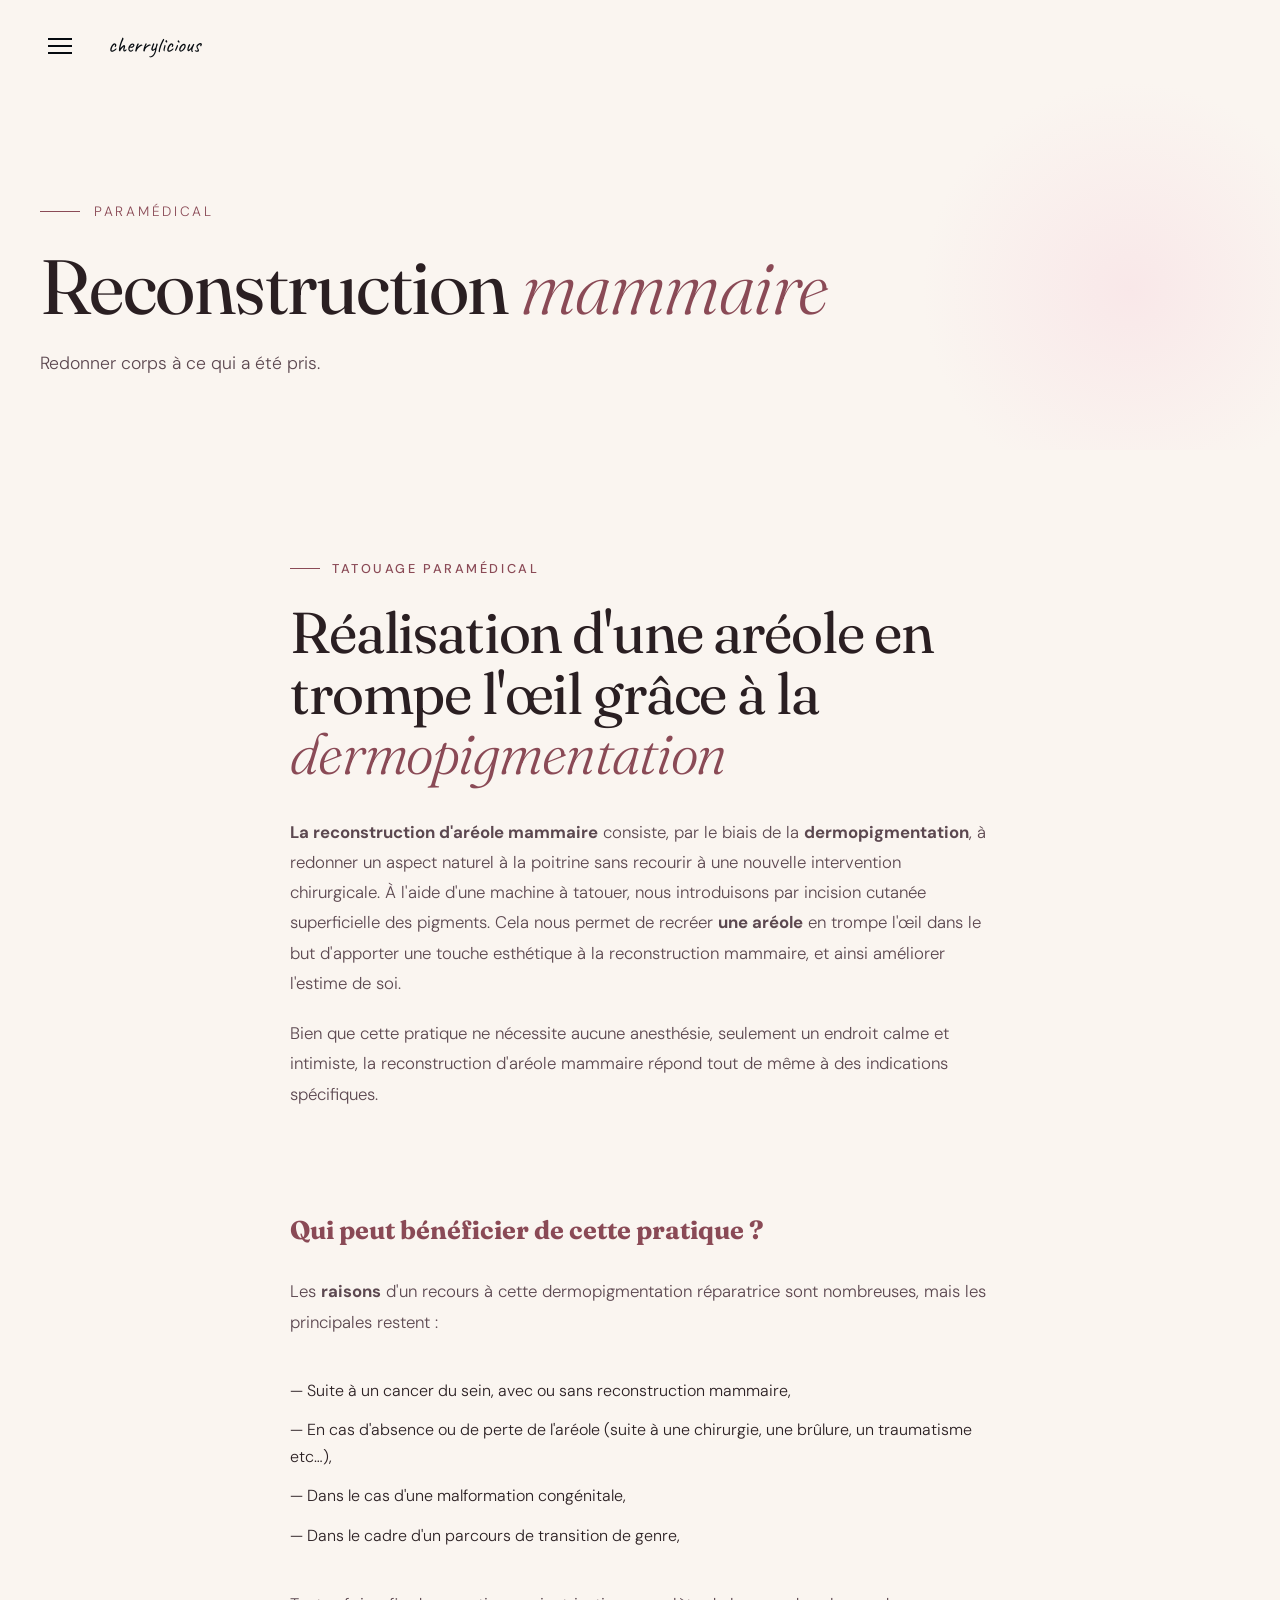
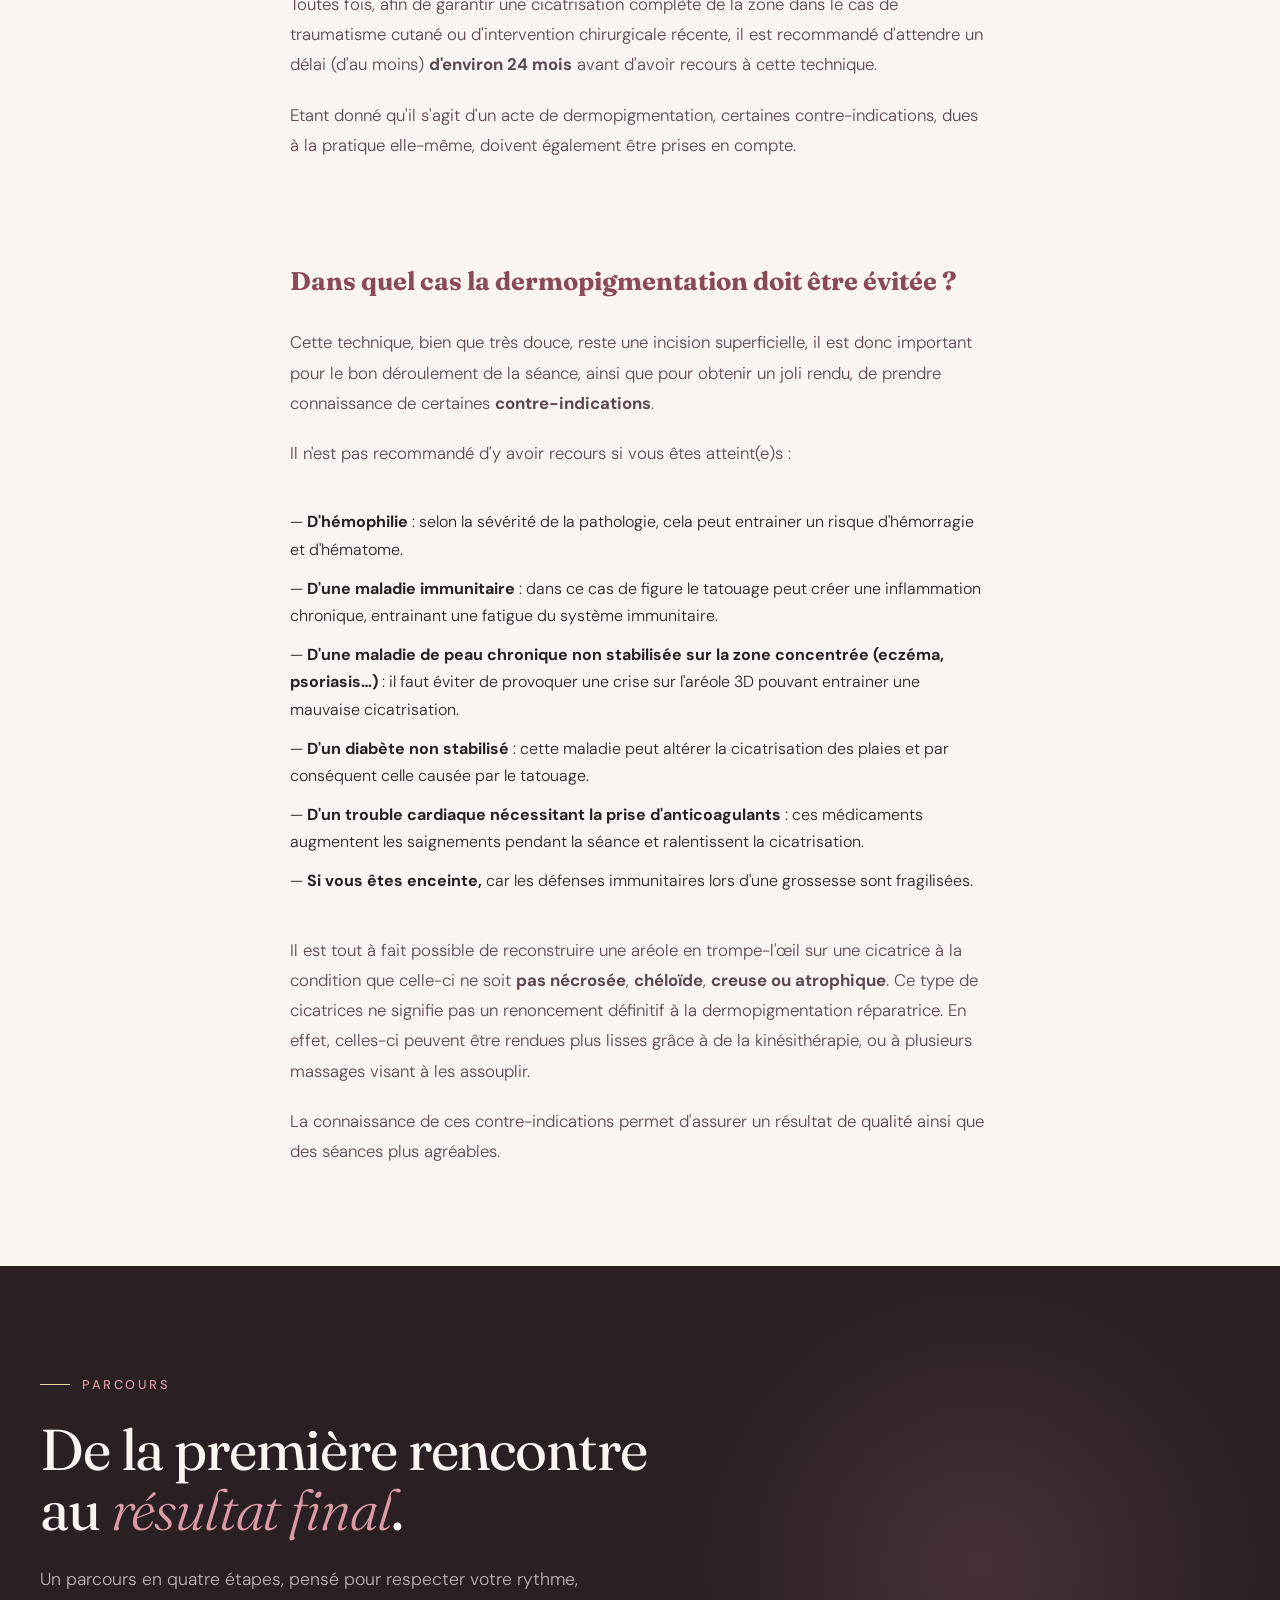
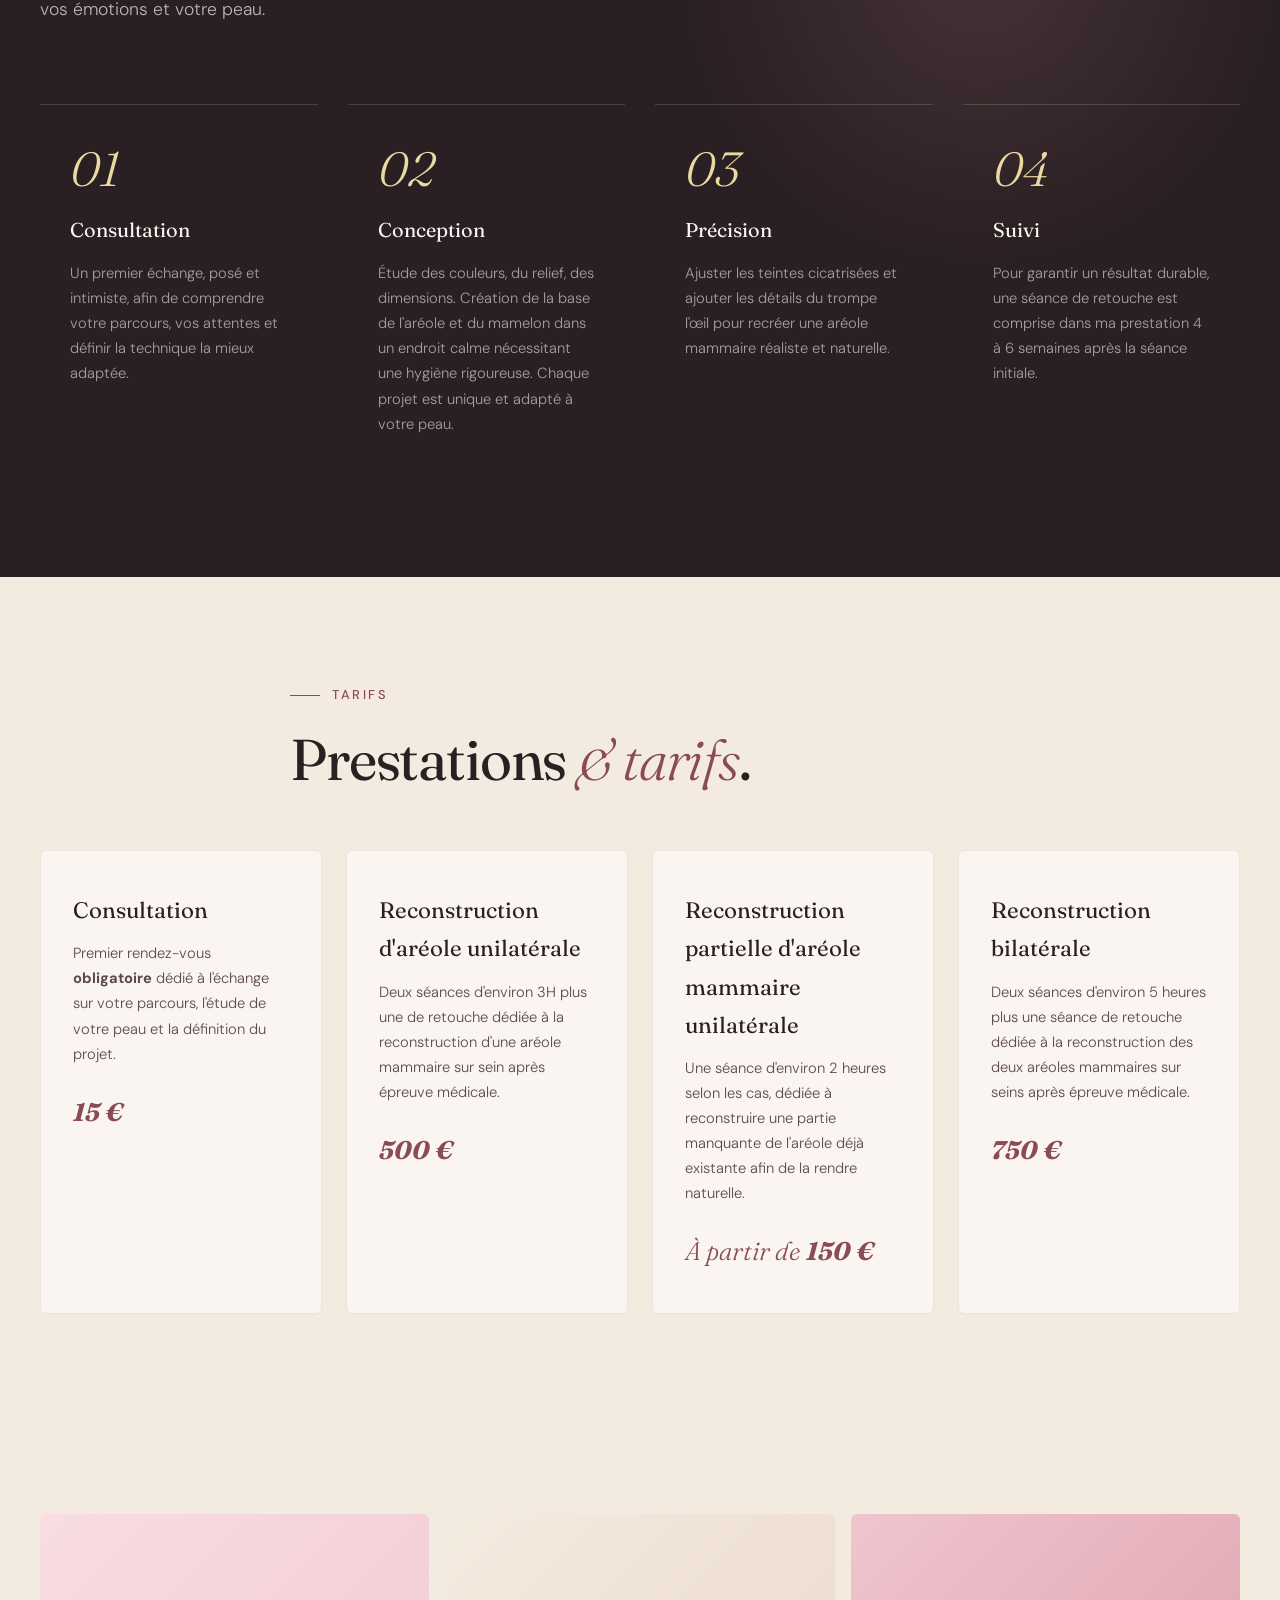
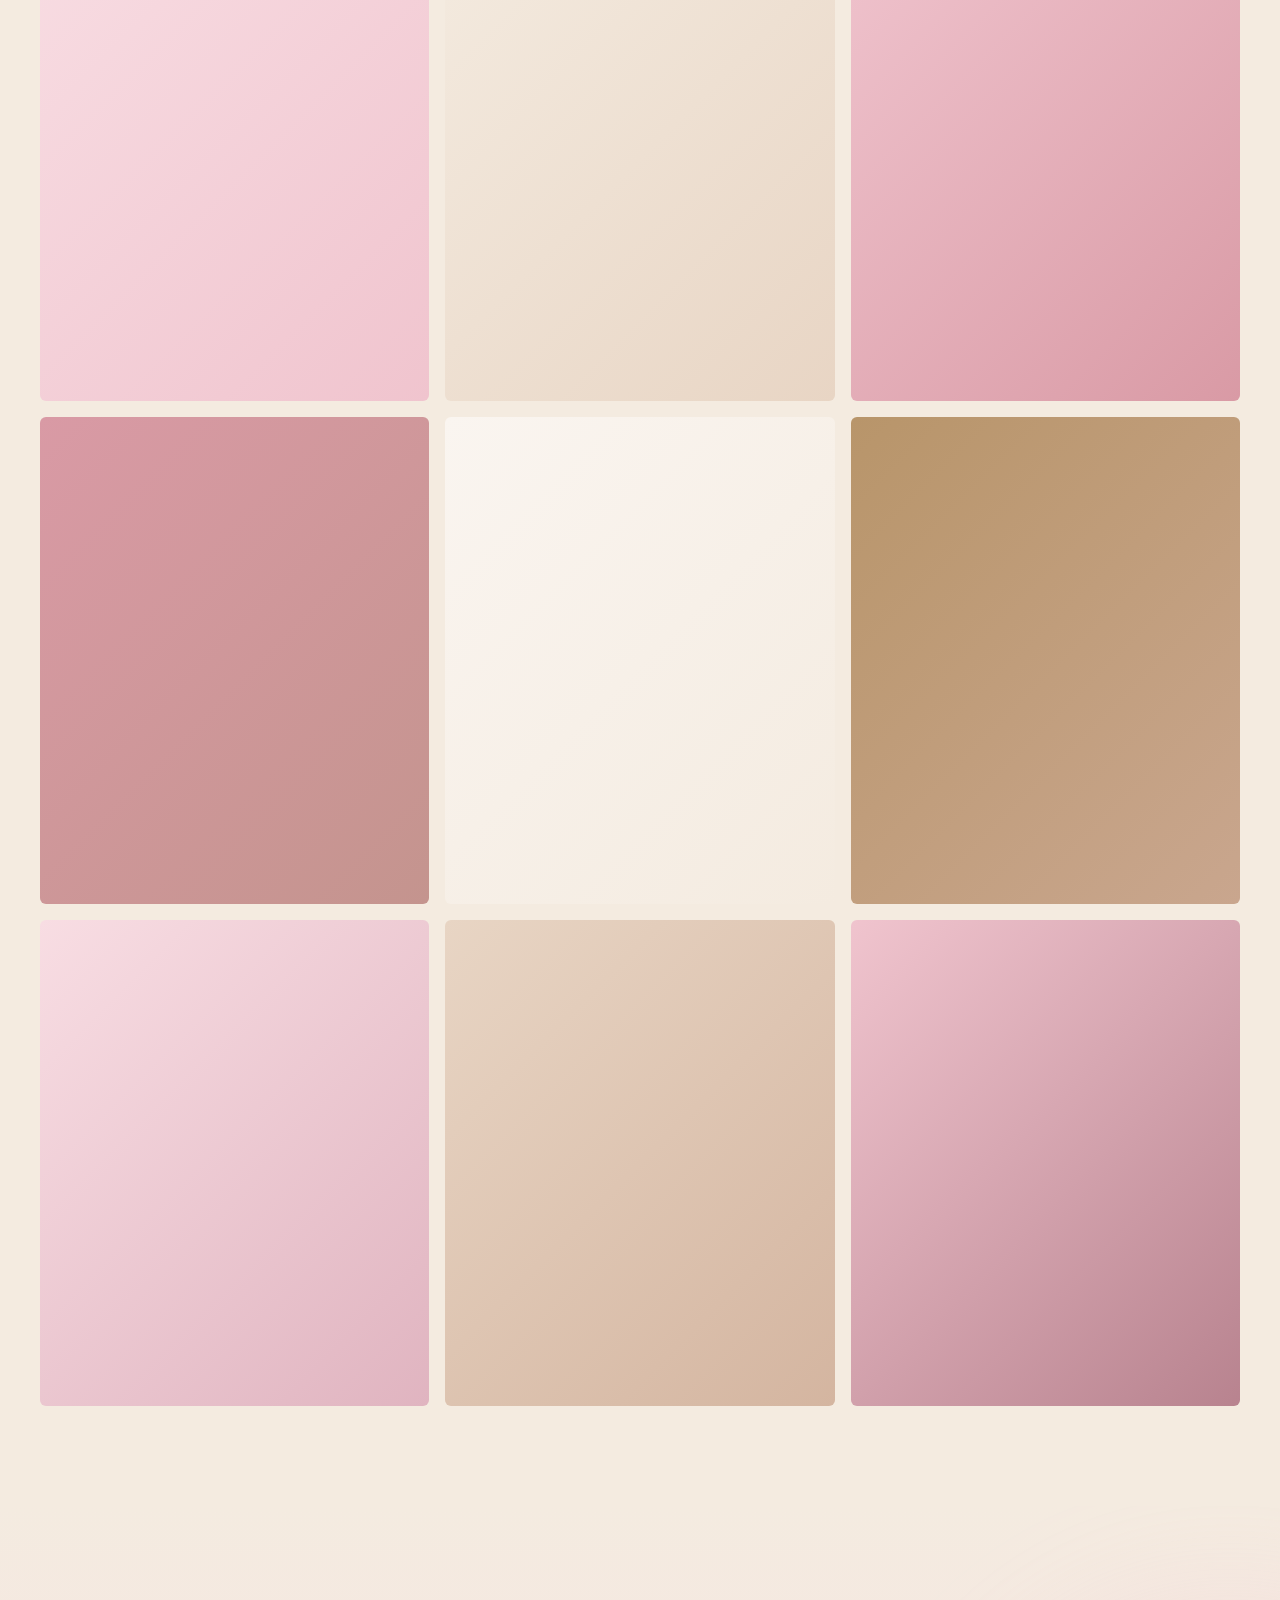
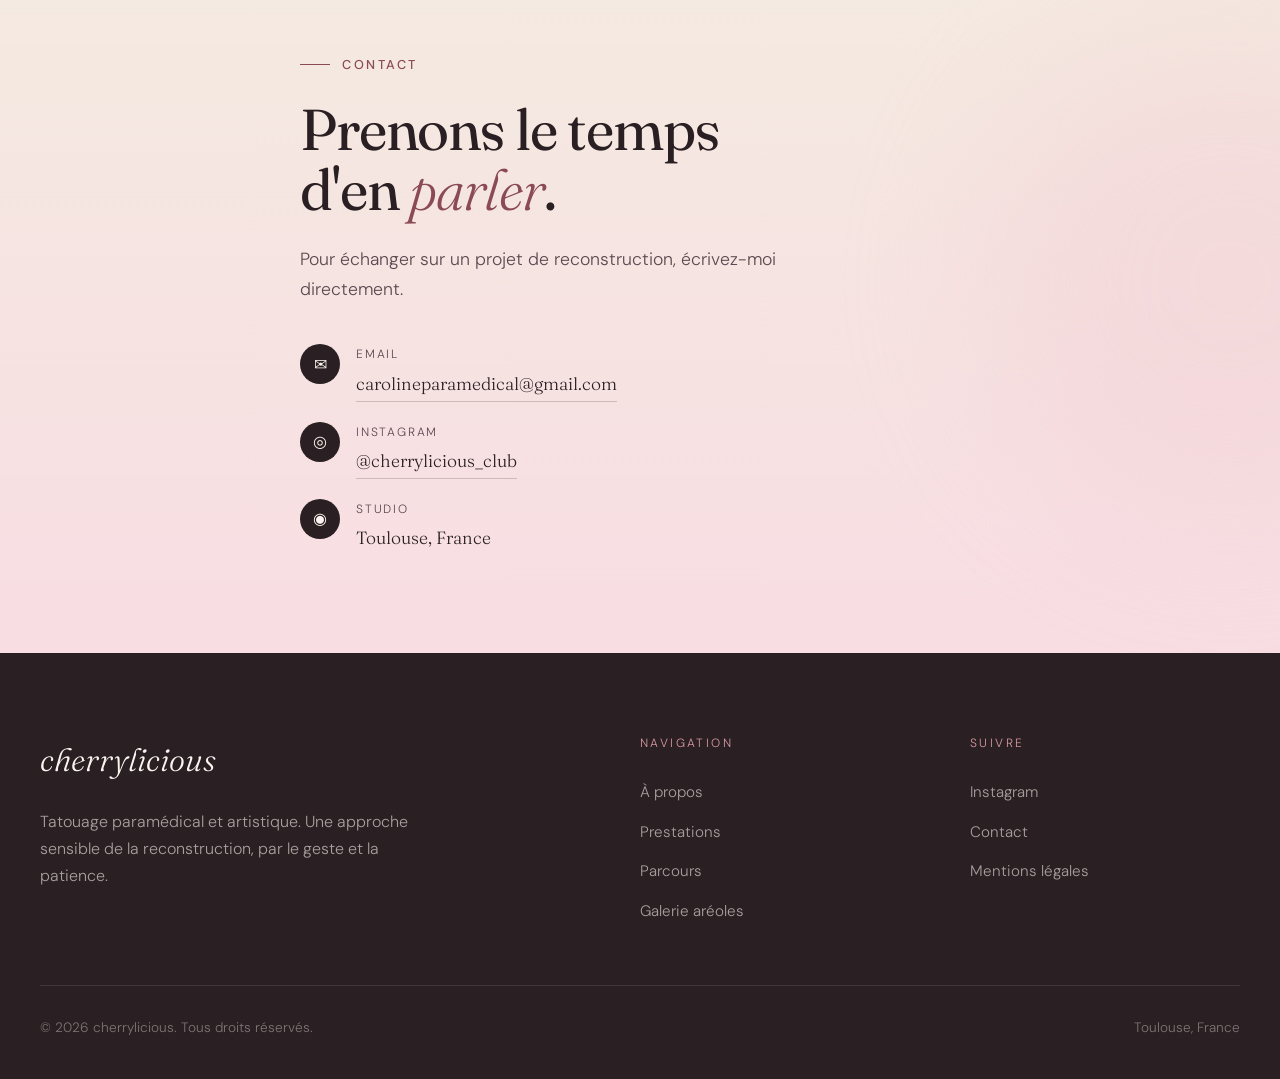
<file: reconstruction-mammaire.html>
<!DOCTYPE html>
<html lang="fr">
<head>
<meta charset="UTF-8">
<meta name="viewport" content="width=device-width, initial-scale=1.0">
<title>Reconstruction mammaire — cherrylicious</title>
<link rel="preconnect" href="https://fonts.googleapis.com">
<link rel="preconnect" href="https://fonts.gstatic.com" crossorigin>
<link href="https://fonts.googleapis.com/css2?family=Fraunces:ital,opsz,wght@0,9..144,300;0,9..144,400;0,9..144,500;0,9..144,700;1,9..144,300;1,9..144,400&family=Caveat:wght@400;600&family=DM+Sans:wght@300;400;500&display=swap" rel="stylesheet">
<style>
/* ═══════════════════════════════════════
   BASE — variables & reset
   (partagé avec index.html — TODO : extraire en styles.css commun)
═══════════════════════════════════════ */
*{margin:0;padding:0;box-sizing:border-box}
:root{
  --cream:#faf5f0;
  --cream-warm:#f4ebe0;
  --rose-whisper:#f8dde3;
  --rose-pale:#f0c4ce;
  --rose-dust:#d99aa5;
  --rose-deep:#8a4a56;
  --ink:#2a1f22;
  --ink-soft:#5c4850;
  --gold:#b8956a;
  --accent-yellow:#EAD9A0;
  --shadow:rgba(138,74,86,0.08);
}
html{scroll-behavior:smooth}
body{
  background:var(--cream);color:var(--ink);
  font-family:'DM Sans',sans-serif;font-weight:300;
  overflow-x:hidden;line-height:1.7;font-size:16px;
}

/* Grain overlay */
body::before{
  content:'';position:fixed;inset:0;pointer-events:none;z-index:1;
  background-image:url("data:image/svg+xml,%3Csvg viewBox='0 0 200 200' xmlns='http://www.w3.org/2000/svg'%3E%3Cfilter id='n'%3E%3CfeTurbulence type='fractalNoise' baseFrequency='0.9' numOctaves='3'/%3E%3C/filter%3E%3Crect width='100%25' height='100%25' filter='url(%23n)' opacity='0.35'/%3E%3C/svg%3E");
  opacity:0.4;mix-blend-mode:multiply;
}

::selection{background:var(--rose-pale);color:var(--ink)}
::-webkit-scrollbar{width:8px}
::-webkit-scrollbar-track{background:var(--cream)}
::-webkit-scrollbar-thumb{background:var(--rose-dust);border-radius:4px}

.site-header{position:fixed;top:0;left:0;right:0;z-index:100;display:flex;justify-content:flex-start;gap:24px;align-items:center;padding:24px 40px;mix-blend-mode:difference}
.site-logo{font-family:'Caveat',cursive;font-size:22px;color:#fff;text-decoration:none}
.burger{background:none;border:none;cursor:pointer;display:flex;flex-direction:column;gap:5px;padding:8px;width:44px;height:44px;justify-content:center}
.burger span{display:block;width:24px;height:2px;background:#fff;transition:transform 0.3s,opacity 0.3s}
.burger.open span:nth-child(2){opacity:0}
.burger.open span:first-child{transform:rotate(45deg) translate(5px,7px)}
.burger.open span:last-child{transform:rotate(-45deg) translate(5px,-7px)}
.menu-overlay{position:fixed;inset:0;z-index:99;background:var(--cream);opacity:0;pointer-events:none;transition:opacity 0.4s ease;display:flex;flex-direction:column;justify-content:center;padding:80px}
.menu-overlay.open{opacity:1;pointer-events:auto}
.menu-nav{display:flex;flex-direction:column;gap:24px}
.menu-link{font-family:'Fraunces',serif;font-style:italic;font-size:96px;line-height:1.1;color:var(--ink);text-decoration:none;opacity:0;transform:translateY(20px);transition:opacity 0.3s ease,transform 0.3s ease}
.menu-overlay.open .menu-link{opacity:1;transform:translateY(0)}
.menu-overlay.open .menu-link:nth-child(1){transition-delay:0.1s}
.menu-overlay.open .menu-link:nth-child(2){transition-delay:0.16s}
.menu-overlay.open .menu-link:nth-child(3){transition-delay:0.22s}
.menu-overlay.open .menu-link:nth-child(4){transition-delay:0.28s}
.menu-overlay.open .menu-link:nth-child(5){transition-delay:0.34s}
.menu-nav:hover .menu-link{opacity:0.35;transition:opacity 0.3s ease,transform 0.3s ease}
.menu-nav:hover .menu-link:hover{opacity:1;transform:translateX(16px)}
.menu-link.active{color:var(--rose-deep);text-decoration:underline;text-underline-offset:12px}
.menu-signature{position:absolute;bottom:80px;left:80px}
.signature-name{font-family:'Caveat',cursive;font-size:24px;margin:0 0 8px}
.signature-insta{font-family:'DM Sans',sans-serif;font-size:16px;color:var(--ink);text-decoration:none}
@media(max-width:900px){.menu-link{font-size:64px}}
@media(max-width:600px){.menu-link{font-size:48px}.menu-overlay{padding:40px}.menu-signature{left:40px;bottom:40px}}

/* ═══════════════════════════════════════
   SECTIONS — base
═══════════════════════════════════════ */
section{padding:100px 40px;position:relative;z-index:2}

.section-tag{
  display:inline-flex;align-items:center;gap:12px;
  font-family:'DM Sans',sans-serif;font-size:0.8rem;
  letter-spacing:0.2em;text-transform:uppercase;
  color:var(--rose-deep);margin-bottom:24px;font-weight:500;
}
.section-tag::before{content:'';width:30px;height:1px;background:var(--rose-deep)}

.section-title{
  font-family:'Fraunces',serif;font-weight:400;
  font-size:clamp(2.2rem,4.5vw,3.8rem);line-height:1.05;
  letter-spacing:-0.02em;margin-bottom:24px;color:var(--ink);
}
.section-title em{font-style:italic;color:var(--rose-deep);font-weight:300}

.section-subtitle{
  font-size:1.1rem;color:var(--ink-soft);
  max-width:560px;line-height:1.7;
}

/* ═══════════════════════════════════════
   HERO COURT (~50vh)
═══════════════════════════════════════ */
.hero-short{
  min-height:50vh;
  padding:160px 40px 70px;
  display:flex;align-items:flex-end;
  background:var(--cream);
  position:relative;overflow:hidden;
}
/* Dégradé décoratif subtil — cohérent avec index.html */
.hero-short::before{
  content:'';position:absolute;top:80px;right:-60px;
  width:420px;height:420px;pointer-events:none;
  background:radial-gradient(circle,var(--rose-whisper) 0%,transparent 70%);
  opacity:0.55;
}
.hero-short-content{
  position:relative;z-index:2;
  max-width:800px;
}
.hero-short-tag{
  font-family:'DM Sans',sans-serif;font-size:0.85rem;
  letter-spacing:0.2em;text-transform:uppercase;
  color:var(--rose-deep);margin-bottom:28px;
  display:flex;align-items:center;gap:14px;
}
.hero-short-tag::before{content:'';width:40px;height:1px;background:var(--rose-deep)}

.hero-short-title{
  font-family:'Fraunces',serif;font-weight:400;
  font-size:clamp(2.8rem,6vw,5rem);line-height:0.95;
  color:var(--ink);margin-bottom:24px;letter-spacing:-0.02em;
}
.hero-short-title em{font-style:italic;color:var(--rose-deep);font-weight:300}

.hero-short-desc{
  font-size:1.1rem;line-height:1.8;color:var(--ink-soft);
  max-width:520px;
}

/* ═══════════════════════════════════════
   GALERIE — grille 3×3
═══════════════════════════════════════ */
.gallery-shop{background:var(--cream-warm)}

.gallery-shop-grid{
  display:grid;
  grid-template-columns:repeat(3,1fr);
  gap:16px;
  max-width:1300px;margin:0 auto;
}

.gallery-shop-item{
  aspect-ratio:4/5;
  border-radius:6px;
  overflow:hidden;
  cursor:pointer;
  transition:opacity 0.35s ease, transform 0.5s cubic-bezier(0.19,1,0.22,1);
}
.gallery-shop-item:hover{
  opacity:0.85;
  transform:scale(1.02);
}

/* Placeholders — à remplacer par photos réelles */
.gs-1{background:linear-gradient(135deg,#f8dde3,#f0c4ce)}
.gs-2{background:linear-gradient(135deg,#f4ebe0,#e8d5c4)}
.gs-3{background:linear-gradient(135deg,#f0c4ce,#d99aa5)}
.gs-4{background:linear-gradient(135deg,#d99aa5,#c4948e)}
.gs-5{background:linear-gradient(135deg,#faf5f0,#f4ebe0)}
.gs-6{background:linear-gradient(135deg,#b8956a,#c9a68e)}
.gs-7{background:linear-gradient(135deg,#f8dde3,#e0b4c0)}
.gs-8{background:linear-gradient(135deg,#e8d5c4,#d4b5a0)}
.gs-9{background:linear-gradient(135deg,#f0c4ce,#b8838f)}

/* ═══════════════════════════════════════
   CONTACT
═══════════════════════════════════════ */
.contact{
  background:linear-gradient(180deg,var(--cream-warm) 0%,var(--rose-whisper) 100%);
  padding:140px 40px 100px;
  position:relative;overflow:hidden;
}
.contact::before{
  content:'';position:absolute;top:50%;right:-200px;transform:translateY(-50%);
  width:500px;height:500px;border-radius:50%;
  background:var(--rose-pale);opacity:0.3;filter:blur(80px);
}
.contact-wrapper{
  max-width:1100px;margin:0 auto;
  position:relative;z-index:2;
}
.contact-wrapper--single{max-width:680px}

.contact-details{margin-top:40px;display:flex;flex-direction:column;gap:20px}
.contact-item{display:flex;gap:16px;align-items:flex-start}
.contact-item-icon{
  width:40px;height:40px;border-radius:50%;
  background:var(--ink);color:var(--cream);
  display:flex;align-items:center;justify-content:center;
  font-size:1rem;flex-shrink:0;
}
.contact-item-label{
  font-size:0.75rem;letter-spacing:0.15em;text-transform:uppercase;
  color:var(--ink-soft);margin-bottom:4px;
}
.contact-item-value{
  font-family:'Fraunces',serif;font-size:1.1rem;color:var(--ink);
}
.contact-item-link{
  font-family:'Fraunces',serif;font-size:1.1rem;color:var(--ink);
  text-decoration:none;
  border-bottom:1px solid rgba(42,31,34,0.2);
  padding-bottom:2px;display:inline-block;
  transition:color 0.3s,border-color 0.3s;
}
.contact-item-link:hover{color:var(--rose-deep);border-color:var(--rose-deep)}

/* ═══════════════════════════════════════
   FOOTER
═══════════════════════════════════════ */
footer{
  background:var(--ink);color:var(--cream);
  padding:80px 40px 40px;position:relative;overflow:hidden;
}
.footer-grid{
  display:grid;grid-template-columns:2fr 1fr 1fr;gap:60px;
  max-width:1300px;margin:0 auto 60px;
}
.footer-brand{
  font-family:'Fraunces',serif;font-style:italic;
  font-size:2rem;margin-bottom:20px;
}
.footer-tagline{
  color:rgba(250,245,240,0.6);max-width:400px;line-height:1.7;
}
.footer-title{
  font-size:0.75rem;letter-spacing:0.2em;text-transform:uppercase;
  margin-bottom:24px;color:var(--rose-dust);
}
.footer-links{list-style:none;display:flex;flex-direction:column;gap:12px}
.footer-links a{
  color:rgba(250,245,240,0.6);text-decoration:none;
  font-size:0.95rem;transition:color 0.3s;
}
.footer-links a:hover{color:var(--accent-yellow)}
.footer-bottom{
  border-top:1px solid rgba(250,245,240,0.1);padding-top:30px;
  max-width:1300px;margin:0 auto;
  display:flex;justify-content:space-between;align-items:center;
  font-size:0.85rem;color:rgba(250,245,240,0.4);
  flex-wrap:wrap;gap:16px;
}

/* ═══════════════════════════════════════
   ANIMATIONS
═══════════════════════════════════════ */
@keyframes fadeUp{
  from{opacity:0;transform:translateY(20px)}
  to{opacity:1;transform:translateY(0)}
}

/* ═══════════════════════════════════════
   EXPLICATION
═══════════════════════════════════════ */
.explication{background:var(--cream);padding:100px 40px}
.explication-inner{max-width:700px;margin:0 auto}
.explication-inner .section-title{margin-bottom:32px}
.explication-body{display:flex;flex-direction:column;gap:20px}
.explication-body p{font-size:1.05rem;color:var(--ink-soft);line-height:1.8}

/* ═══════════════════════════════════════
   PROCESS
═══════════════════════════════════════ */
.process{background:var(--ink);color:var(--cream);overflow:hidden;position:relative}
.process::before{content:'';position:absolute;top:0;right:0;width:600px;height:600px;background:radial-gradient(circle,rgba(217,154,165,0.15) 0%,transparent 70%);pointer-events:none}
.process .section-tag{color:var(--rose-dust)}
.process .section-tag::before{background:var(--accent-yellow)}
.process .section-title{color:var(--cream)}
.process .section-title em{color:var(--rose-dust)}
.process-header{max-width:700px;margin-bottom:80px;position:relative;z-index:2}
.process-header .section-subtitle{color:rgba(250,245,240,0.7)}
.process-steps{display:grid;grid-template-columns:repeat(4,1fr);gap:30px;max-width:1300px;margin:0 auto;position:relative;z-index:2}
.step{padding:40px 30px;border-top:1px solid rgba(250,245,240,0.15);transition:border-color 0.3s;position:relative}
.step:hover{border-top-color:var(--rose-dust)}
.step-number{font-family:'Fraunces',serif;font-style:italic;font-size:3rem;font-weight:300;color:var(--accent-yellow);margin-bottom:20px;line-height:1}
.step-title{font-family:'Fraunces',serif;font-size:1.25rem;font-weight:400;margin-bottom:14px}
.step-desc{color:rgba(250,245,240,0.6);font-size:0.92rem;line-height:1.7}

/* ═══════════════════════════════════════
   TARIFS
═══════════════════════════════════════ */
.tarifs{background:var(--cream-warm);padding:100px 40px}
.tarifs-header{max-width:700px;margin:0 auto 60px}
.tarifs-grid{display:grid;grid-template-columns:repeat(4,1fr);gap:24px;max-width:1300px;margin:0 auto}
.tarif-card{background:var(--cream);border-radius:6px;padding:40px 32px;border:1px solid rgba(42,31,34,0.08);transition:box-shadow 0.3s}
.tarif-card:hover{box-shadow:0 20px 40px var(--shadow)}
.tarif-name{font-family:'Fraunces',serif;font-size:1.4rem;font-weight:400;color:var(--ink);margin-bottom:12px}
.tarif-desc{font-size:0.92rem;color:var(--ink-soft);line-height:1.7;margin-bottom:24px}
.tarif-price{font-family:'Fraunces',serif;font-style:italic;font-size:1.6rem;color:var(--rose-deep)}

@media(max-width:900px){
  nav{padding:16px 20px}
  .hero-short{padding:120px 20px 60px;min-height:40vh}
  section{padding:80px 20px}
  .gallery-shop-grid{grid-template-columns:1fr 1fr;gap:12px}
  .footer-grid{grid-template-columns:1fr;gap:40px}
  .process-steps{grid-template-columns:1fr 1fr;gap:20px}
  .tarifs-grid{grid-template-columns:repeat(2,1fr)}
}
@media(max-width:600px){
  .gallery-shop-grid{grid-template-columns:1fr}
  .process-steps{grid-template-columns:1fr}
  .tarifs-grid{grid-template-columns:1fr}
}
</style>
</head>
<body>

<header class="site-header">
  <button class="burger" aria-label="Ouvrir le menu" aria-expanded="false">
    <span></span><span></span><span></span>
  </button>
  <a href="index.html" class="site-logo">cherrylicious</a>
</header>

<div class="menu-overlay" role="dialog" aria-modal="true" aria-hidden="true">
  <nav class="menu-nav">
    <a href="index.html" class="menu-link">Accueil</a>
    <a href="reconstruction-mammaire.html" class="menu-link active">Reconstruction mammaire</a>
    <a href="shop-areoles.html" class="menu-link">Shop aréoles</a>
    <a href="artistique.html" class="menu-link">Tatouages artistiques</a>
    <a href="index.html#contact" class="menu-link">Contact</a>
  </nav>
  <div class="menu-signature">
    <p class="signature-name">cherrylicious</p>
    <a href="https://instagram.com/cherrylicious_club" class="signature-insta">@cherrylicious_club</a>
  </div>
</div>

<!-- HERO COURT -->
<section class="hero-short">
  <div class="hero-short-content">
    <p class="hero-short-tag">Paramédical</p>
    <h1 class="hero-short-title">Reconstruction <em>mammaire</em></h1>
    <p class="hero-short-desc">Redonner corps à ce qui a été pris.</p>
  </div>
</section>

<!-- EXPLICATION -->
<section class="explication">
  <div class="explication-inner">
    <p class="section-tag">Tatouage paramédical</p>
    <h2 class="section-title">Réalisation d'une aréole en trompe l'œil grâce à la <em>dermopigmentation</em></h2>
    <div class="explication-body">
      <p><strong>La reconstruction d'aréole mammaire</strong> consiste, par le biais de la <strong>dermopigmentation</strong>, à redonner un aspect naturel à la poitrine sans recourir à une nouvelle intervention chirurgicale. À l'aide d'une machine à tatouer, nous introduisons par incision cutanée superficielle des pigments. Cela nous permet de recréer <strong>une aréole</strong> en trompe l'œil dans le but d'apporter une touche esthétique à la reconstruction mammaire, et ainsi améliorer l'estime de soi.</p>
      <p>Bien que cette pratique ne nécessite aucune anesthésie, seulement un endroit calme et intimiste, la reconstruction d'aréole mammaire répond tout de même à des indications spécifiques.</p>
    </div>
  </div>
</section>

<section class="explication" style="padding-top: 0;">
  <div class="explication-inner">
    <h3 style="font-family:'Fraunces',serif; font-size:1.6rem; margin-bottom:24px; color:var(--rose-deep, #8a4a56);">Qui peut bénéficier de cette pratique ?</h3>
    <div class="explication-body">
      <p>Les <strong>raisons</strong> d'un recours à cette dermopigmentation réparatrice sont nombreuses, mais les principales restent :</p>
      <ul style="list-style:none; padding:0; display:flex; flex-direction:column; gap:12px; margin:20px 0;">
        <li>— Suite à un cancer du sein, avec ou sans reconstruction mammaire,</li>
        <li>— En cas d'absence ou de perte de l'aréole (suite à une chirurgie, une brûlure, un traumatisme etc…),</li>
        <li>— Dans le cas d'une malformation congénitale,</li>
        <li>— Dans le cadre d'un parcours de transition de genre,</li>
      </ul>
      <p>Toutes fois, afin de garantir une cicatrisation complète de la zone dans le cas de traumatisme cutané ou d'intervention chirurgicale récente, il est recommandé d'attendre un délai (d'au moins) <strong>d'environ 24 mois</strong> avant d'avoir recours à cette technique.</p>
      <p>Etant donné qu'il s'agit d'un acte de dermopigmentation, certaines contre-indications, dues à la pratique elle-même, doivent également être prises en compte.</p>
    </div>
  </div>
</section>

<section class="explication" style="padding-top: 0;">
  <div class="explication-inner">
    <h3 style="font-family:'Fraunces',serif; font-size:1.6rem; margin-bottom:24px; color:var(--rose-deep, #8a4a56);">Dans quel cas la dermopigmentation doit être évitée ?</h3>
    <div class="explication-body">
      <p>Cette technique, bien que très douce, reste une incision superficielle, il est donc important pour le bon déroulement de la séance, ainsi que pour obtenir un joli rendu, de prendre connaissance de certaines <strong>contre-indications</strong>.</p>
      <p>Il n'est pas recommandé d'y avoir recours si vous êtes atteint(e)s :</p>
      <ul style="list-style:none; padding:0; display:flex; flex-direction:column; gap:12px; margin:20px 0;">
        <li>— <strong>D'hémophilie</strong> : selon la sévérité de la pathologie, cela peut entrainer un risque d'hémorragie et d'hématome.</li>
        <li>— <strong>D'une maladie immunitaire</strong> : dans ce cas de figure le tatouage peut créer une inflammation chronique, entrainant une fatigue du système immunitaire.</li>
        <li>— <strong>D'une maladie de peau chronique non stabilisée sur la zone concentrée (eczéma, psoriasis…)</strong> : il faut éviter de provoquer une crise sur l'aréole 3D pouvant entrainer une mauvaise cicatrisation.</li>
        <li>— <strong>D'un diabète non stabilisé</strong> : cette maladie peut altérer la cicatrisation des plaies et par conséquent celle causée par le tatouage.</li>
        <li>— <strong>D'un trouble cardiaque nécessitant la prise d'anticoagulants</strong> : ces médicaments augmentent les saignements pendant la séance et ralentissent la cicatrisation.</li>
        <li>— <strong>Si vous êtes enceinte,</strong> car les défenses immunitaires lors d'une grossesse sont fragilisées.</li>
      </ul>
      <p>Il est tout à fait possible de reconstruire une aréole en trompe-l'œil sur une cicatrice à la condition que celle-ci ne soit <strong>pas nécrosée</strong>, <strong>chéloïde</strong>, <strong>creuse ou atrophique</strong>. Ce type de cicatrices ne signifie pas un renoncement définitif à la dermopigmentation réparatrice. En effet, celles-ci peuvent être rendues plus lisses grâce à de la kinésithérapie, ou à plusieurs massages visant à les assouplir.</p>
      <p>La connaissance de ces contre-indications permet d'assurer un résultat de qualité ainsi que des séances plus agréables.</p>
    </div>
  </div>
</section>

<!-- PROCESS -->
<section class="process" id="process">
  <div class="process-header">
    <p class="section-tag">Parcours</p>
    <h2 class="section-title">De la première rencontre<br>au <em>résultat final</em>.</h2>
    <p class="section-subtitle">
      Un parcours en quatre étapes, pensé pour respecter votre rythme, vos émotions et votre peau.
    </p>
  </div>
  <div class="process-steps">
    <div class="step">
      <div class="step-number">01</div>
      <h3 class="step-title">Consultation</h3>
      <p class="step-desc">Un premier échange, posé et intimiste, afin de comprendre votre parcours, vos attentes et définir la technique la mieux adaptée.</p>
    </div>
    <div class="step">
      <div class="step-number">02</div>
      <h3 class="step-title">Conception</h3>
      <p class="step-desc">Étude des couleurs, du relief, des dimensions. Création de la base de l'aréole et du mamelon dans un endroit calme nécessitant une hygiène rigoureuse. Chaque projet est unique et adapté à votre peau.</p>
    </div>
    <div class="step">
      <div class="step-number">03</div>
      <h3 class="step-title">Précision</h3>
      <p class="step-desc">Ajuster les teintes cicatrisées et ajouter les détails du trompe l'œil pour recréer une aréole mammaire réaliste et naturelle.</p>
    </div>
    <div class="step">
      <div class="step-number">04</div>
      <h3 class="step-title">Suivi</h3>
      <p class="step-desc">Pour garantir un résultat durable, une séance de retouche est comprise dans ma prestation 4 à 6 semaines après la séance initiale.</p>
    </div>
  </div>
</section>

<!-- TARIFS -->
<section class="tarifs">
  <div class="tarifs-header">
    <p class="section-tag">Tarifs</p>
    <h2 class="section-title">Prestations <em>&amp; tarifs</em>.</h2>
  </div>
  <div class="tarifs-grid">
    <div class="tarif-card">
      <h3 class="tarif-name">Consultation</h3>
      <p class="tarif-desc">Premier rendez-vous <strong>obligatoire</strong> dédié à l'échange sur votre parcours, l'étude de votre peau et la définition du projet.</p>
      <p class="tarif-price"><strong>15 €</strong></p>
    </div>
    <div class="tarif-card">
      <h3 class="tarif-name">Reconstruction d'aréole unilatérale</h3>
      <p class="tarif-desc">Deux séances d'environ 3H plus une de retouche dédiée à la reconstruction d'une aréole mammaire sur sein après épreuve médicale.</p>
      <p class="tarif-price"><strong>500 €</strong></p>
    </div>
    <div class="tarif-card">
      <h3 class="tarif-name">Reconstruction partielle d'aréole mammaire unilatérale</h3>
      <p class="tarif-desc">Une séance d'environ 2 heures selon les cas, dédiée à reconstruire une partie manquante de l'aréole déjà existante afin de la rendre naturelle.</p>
      <p class="tarif-price">À partir de <strong>150 €</strong></p>
    </div>
    <div class="tarif-card">
      <h3 class="tarif-name">Reconstruction bilatérale</h3>
      <p class="tarif-desc">Deux séances d'environ 5 heures plus une séance de retouche dédiée à la reconstruction des deux aréoles mammaires sur seins après épreuve médicale.</p>
      <p class="tarif-price"><strong>750 €</strong></p>
    </div>
  </div>
</section>

<!-- GALERIE — 3×3, 9 placeholders -->
<section class="gallery-shop">
  <div class="gallery-shop-grid">

    <!-- Photos reconstruction mammaire - a remplacer -->
    <div class="gallery-shop-item gs-1"></div>

    <!-- Photos reconstruction mammaire - a remplacer -->
    <div class="gallery-shop-item gs-2"></div>

    <!-- Photos reconstruction mammaire - a remplacer -->
    <div class="gallery-shop-item gs-3"></div>

    <!-- Photos reconstruction mammaire - a remplacer -->
    <div class="gallery-shop-item gs-4"></div>

    <!-- Photos reconstruction mammaire - a remplacer -->
    <div class="gallery-shop-item gs-5"></div>

    <!-- Photos reconstruction mammaire - a remplacer -->
    <div class="gallery-shop-item gs-6"></div>

    <!-- Photos reconstruction mammaire - a remplacer -->
    <div class="gallery-shop-item gs-7"></div>

    <!-- Photos reconstruction mammaire - a remplacer -->
    <div class="gallery-shop-item gs-8"></div>

    <!-- Photos reconstruction mammaire - a remplacer -->
    <div class="gallery-shop-item gs-9"></div>

  </div>
</section>

<!-- CONTACT -->
<section class="contact" id="contact">
  <div class="contact-wrapper contact-wrapper--single">
    <div>
      <p class="section-tag">Contact</p>
      <h2 class="section-title">Prenons le temps<br>d'en <em>parler</em>.</h2>
      <p class="section-subtitle">
        Pour échanger sur un projet de reconstruction, écrivez-moi directement.
      </p>
      <div class="contact-details">
        <div class="contact-item">
          <div class="contact-item-icon">✉</div>
          <div>
            <p class="contact-item-label">Email</p>
            <a href="mailto:carolineparamedical@gmail.com" class="contact-item-value contact-item-link">carolineparamedical@gmail.com</a>
          </div>
        </div>
        <div class="contact-item">
          <div class="contact-item-icon">◎</div>
          <div>
            <p class="contact-item-label">Instagram</p>
            <a href="https://instagram.com/cherrylicious_club" target="_blank" rel="noopener" class="contact-item-value contact-item-link">@cherrylicious_club</a>
          </div>
        </div>
        <div class="contact-item">
          <div class="contact-item-icon">◉</div>
          <div>
            <p class="contact-item-label">Studio</p>
            <p class="contact-item-value">Toulouse, France</p>
          </div>
        </div>
      </div>
    </div>
  </div>
</section>

<!-- FOOTER -->
<footer>
  <div class="footer-grid">
    <div>
      <p class="footer-brand">cherrylicious</p>
      <p class="footer-tagline">
        Tatouage paramédical et artistique. Une approche sensible de la reconstruction, par le geste et la patience.
      </p>
    </div>
    <div>
      <p class="footer-title">Navigation</p>
      <ul class="footer-links">
        <li><a href="index.html#about">À propos</a></li>
        <li><a href="index.html#services">Prestations</a></li>
        <li><a href="index.html#process">Parcours</a></li>
        <li><a href="shop-areoles.html">Galerie aréoles</a></li>
      </ul>
    </div>
    <div>
      <p class="footer-title">Suivre</p>
      <ul class="footer-links">
        <li><a href="https://instagram.com/cherrylicious_club" target="_blank" rel="noopener">Instagram</a></li>
        <li><a href="#contact">Contact</a></li>
        <li><a href="#">Mentions légales</a></li>
      </ul>
    </div>
  </div>
  <div class="footer-bottom">
    <p>© 2026 cherrylicious. Tous droits réservés.</p>
    <p>Toulouse, France</p>
  </div>
</footer>

<script>
// Smooth scroll (liens internes uniquement)
document.querySelectorAll('a[href^="#"]').forEach(anchor => {
  anchor.addEventListener('click', function(e) {
    const target = document.querySelector(this.getAttribute('href'));
    if (target) {
      e.preventDefault();
      target.scrollIntoView({behavior:'smooth', block:'start'});
    }
  });
});

// Fade-in des sections (hors hero court)
const observer = new IntersectionObserver((entries) => {
  entries.forEach(entry => {
    if (entry.isIntersecting) {
      entry.target.style.opacity = '1';
      entry.target.style.transform = 'translateY(0)';
    }
  });
}, {threshold: 0.1});

document.querySelectorAll('section:not(.hero-short)').forEach(section => {
  section.style.opacity = '0';
  section.style.transform = 'translateY(40px)';
  section.style.transition = 'opacity 1s cubic-bezier(0.19,1,0.22,1), transform 1s cubic-bezier(0.19,1,0.22,1)';
  observer.observe(section);
});
</script>
<script>
const burger = document.querySelector('.burger');
const overlay = document.querySelector('.menu-overlay');
const links = document.querySelectorAll('.menu-link');
function toggleMenu() {
  const isOpen = overlay.classList.toggle('open');
  burger.classList.toggle('open');
  burger.setAttribute('aria-expanded', isOpen);
  overlay.setAttribute('aria-hidden', !isOpen);
  document.body.style.overflow = isOpen ? 'hidden' : '';
}
burger.addEventListener('click', toggleMenu);
links.forEach(link => link.addEventListener('click', () => {
  overlay.classList.remove('open');
  burger.classList.remove('open');
  document.body.style.overflow = '';
}));
document.addEventListener('keydown', e => {
  if (e.key === 'Escape' && overlay.classList.contains('open')) toggleMenu();
});
</script>

</body>
</html>
</file>
